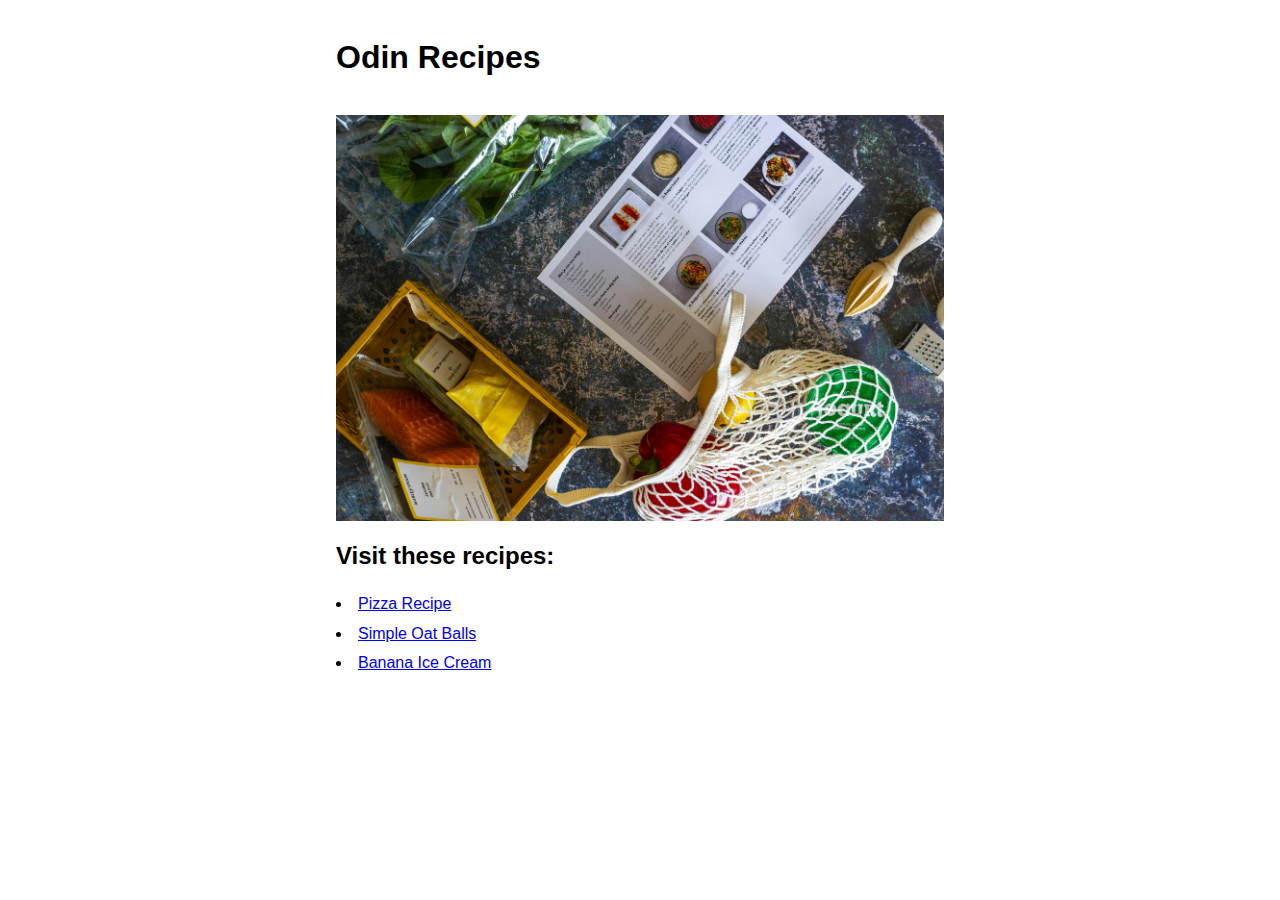
<file: index.html>
<!DOCTYPE html>
<html lang="en">

<head>
    <meta charset="UTF-8">
    <meta name="viewport" content="width=device-width, initial-scale=1.0">
    <title>Odin Recipes</title>
    <link rel="stylesheet" href="./css/styles.css">
</head>

<body>
    <div class="container">
        <header>
            <h1 class="header-title">Odin Recipes</h1>
            <img class="header-img" width="2528" height="1685" src="./images/recipe-main-header.jpg"
                alt="decorative recipe image">
        </header>
        <main>
            <h2 class="heading-two">Visit these recipes:</h2>
            <ul class="list-inside recipes-list">
                <li><a href="./recipes/pizza.html">Pizza Recipe</a></li>
                <li><a href="./recipes/simple-oat-balls.html">Simple Oat Balls</a></li>
                <li><a href="./recipes/banana-ice-cream.html">Banana Ice Cream</a></li>
            </ul>
        </main>
    </div>
</body>

</html>
</file>
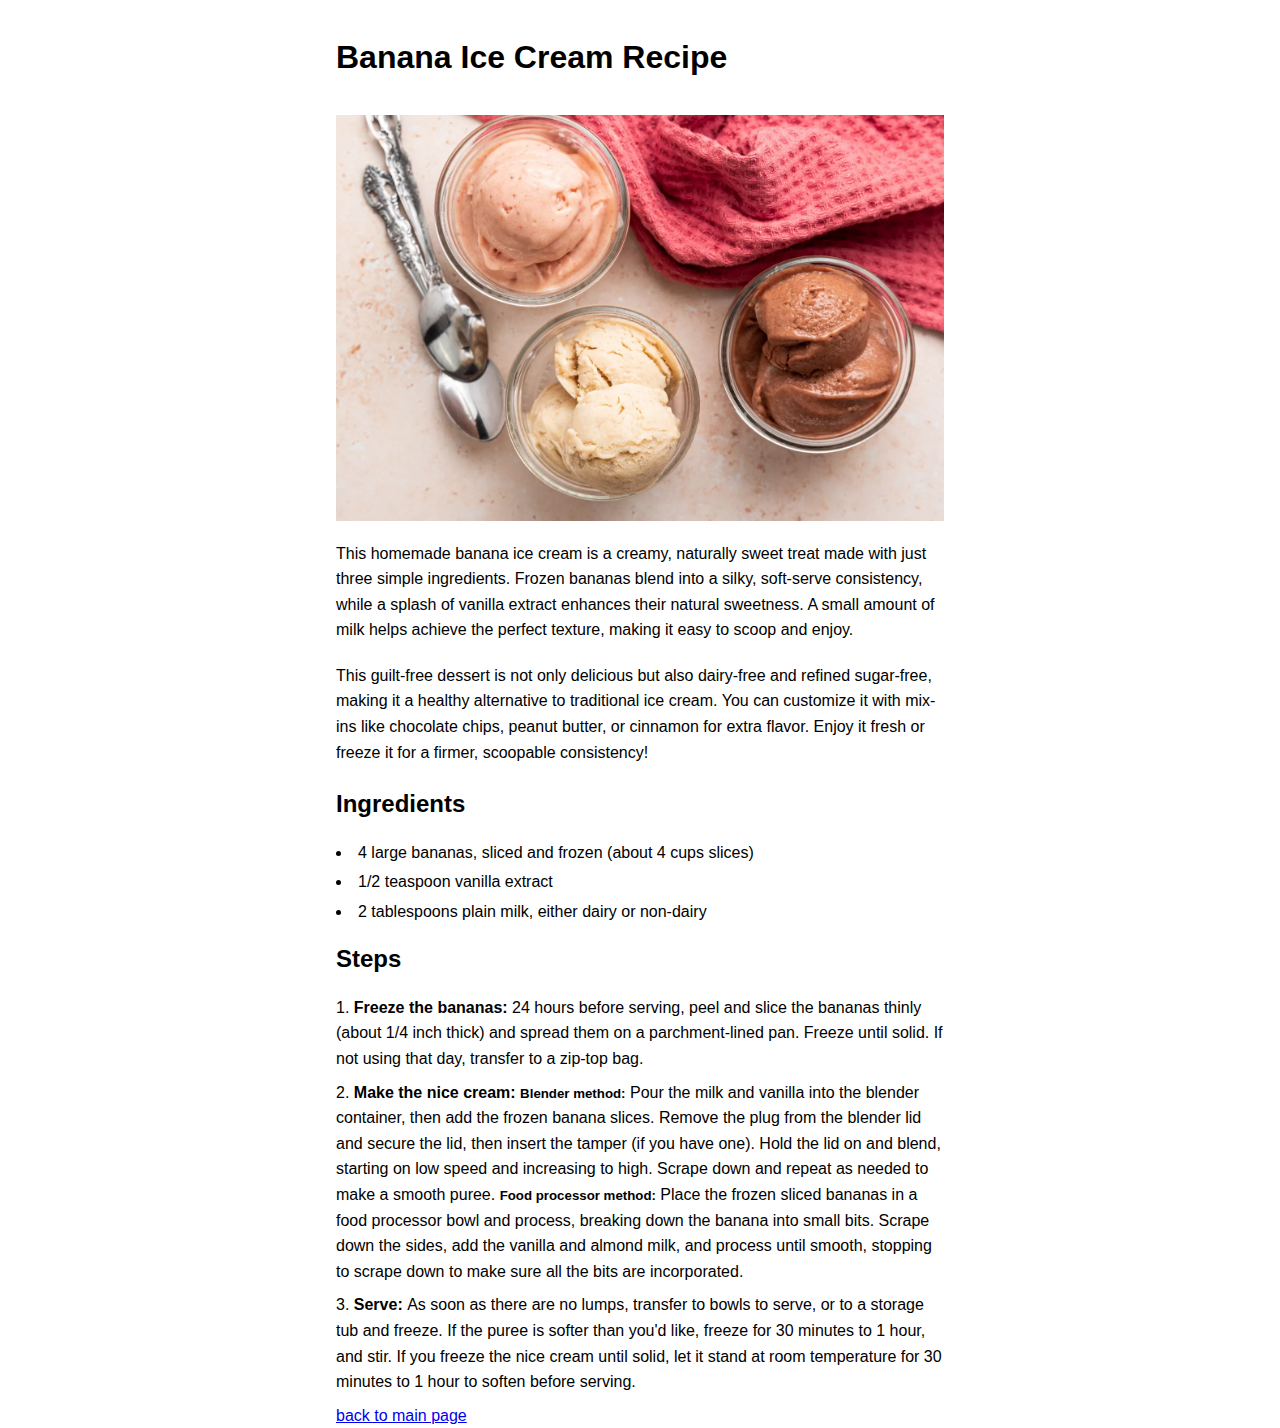
<file: recipes/banana-ice-cream.html>
<!DOCTYPE html>
<html lang="en">

<head>
    <meta charset="UTF-8">
    <meta name="viewport" content="width=device-width, initial-scale=1.0">
    <title>Banana Ice Cream Recipe</title>
    <link rel="stylesheet" href="../css/styles.css">
</head>

<body>
    <div class="container">
        <header>
            <h1 class="header-title">Banana Ice Cream Recipe</h1>
            <img class="header-img" width="750" height="500" src="../images/ice-cream.webp" alt="banana ice cream">
            <p class="header-intro">This homemade banana ice cream is a creamy, naturally sweet treat made with just
                three simple
                ingredients.
                Frozen
                bananas blend into a silky, soft-serve consistency, while a splash of vanilla extract enhances their
                natural
                sweetness. A small amount of milk helps achieve the perfect texture, making it easy to scoop and enjoy.
            </p>
            <p class="header-intro">This guilt-free dessert is not only delicious but also dairy-free and refined
                sugar-free, making it a
                healthy
                alternative to traditional ice cream. You can customize it with mix-ins like chocolate chips, peanut
                butter,
                or
                cinnamon for extra flavor. Enjoy it fresh or freeze it for a firmer, scoopable consistency!</p>
        </header>
        <main>
            <h2 class="heading-two">Ingredients</h2>
            <ul class="list-inside ingredients-list">
                <li>4 large bananas, sliced and frozen (about 4 cups slices)</li>
                <li>1/2 teaspoon vanilla extract</li>
                <li>2 tablespoons plain milk, either dairy or non-dairy</li>
            </ul>
            <h2 class="heading-two">Steps</h2>
            <ol class="list-inside list-ordered steps-list">
                <li>
                    <h4>Freeze the bananas:</h4>
                    <p>24 hours before serving, peel and slice the bananas thinly (about 1/4 inch thick) and spread them
                        on
                        a
                        parchment-lined pan. Freeze until solid. If not using that day, transfer to a zip-top bag.</p>
                </li>

                <li>
                    <h4>Make the nice cream:</h4>
                    <h5>Blender method:</h5>
                    <p>Pour the milk and vanilla into the blender container, then add the frozen banana slices. Remove
                        the
                        plug
                        from the blender lid and secure the lid, then insert the tamper (if you have one). Hold the lid
                        on
                        and
                        blend, starting on low speed and increasing to high. Scrape down and repeat as needed to make a
                        smooth
                        puree.</p>

                    <h5>Food processor method:</h5>
                    <p>Place the frozen sliced bananas in a food processor bowl and process, breaking down the banana
                        into
                        small
                        bits. Scrape down the sides, add the vanilla and almond milk, and process until smooth, stopping
                        to
                        scrape down to make sure all the bits are incorporated.</p>
                </li>

                <li>
                    <h4>Serve:</h4>
                    <p>As soon as there are no lumps, transfer to bowls to serve, or to a storage tub and freeze. If the
                        puree
                        is softer than you'd like, freeze for 30 minutes to 1 hour, and stir.</p>
                    <p>If you freeze the nice cream until solid, let it stand at room temperature for 30 minutes to 1
                        hour
                        to
                        soften before serving.</p>
                </li>
            </ol>
        </main>
        <footer>
            <p><a href="../index.html">back to main page</a></p>
        </footer>
    </div>
</body>

</html>
</file>
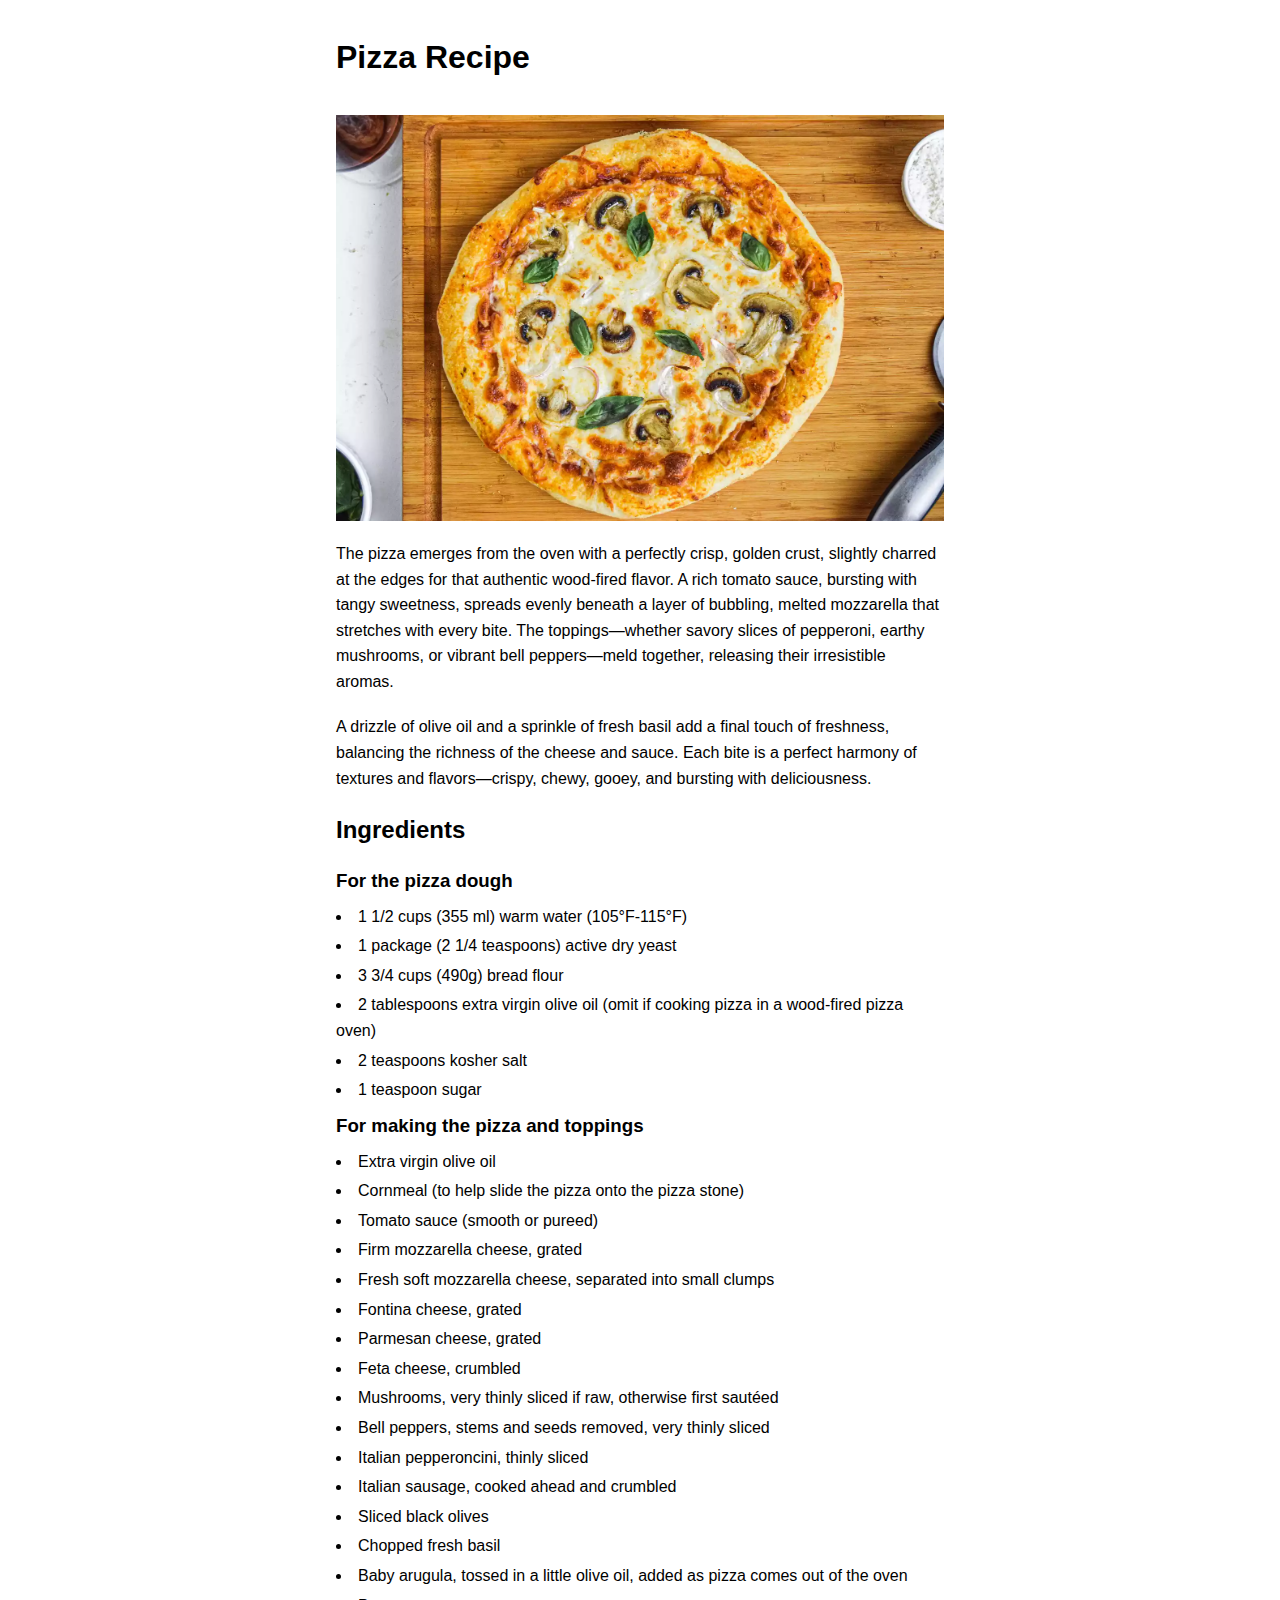
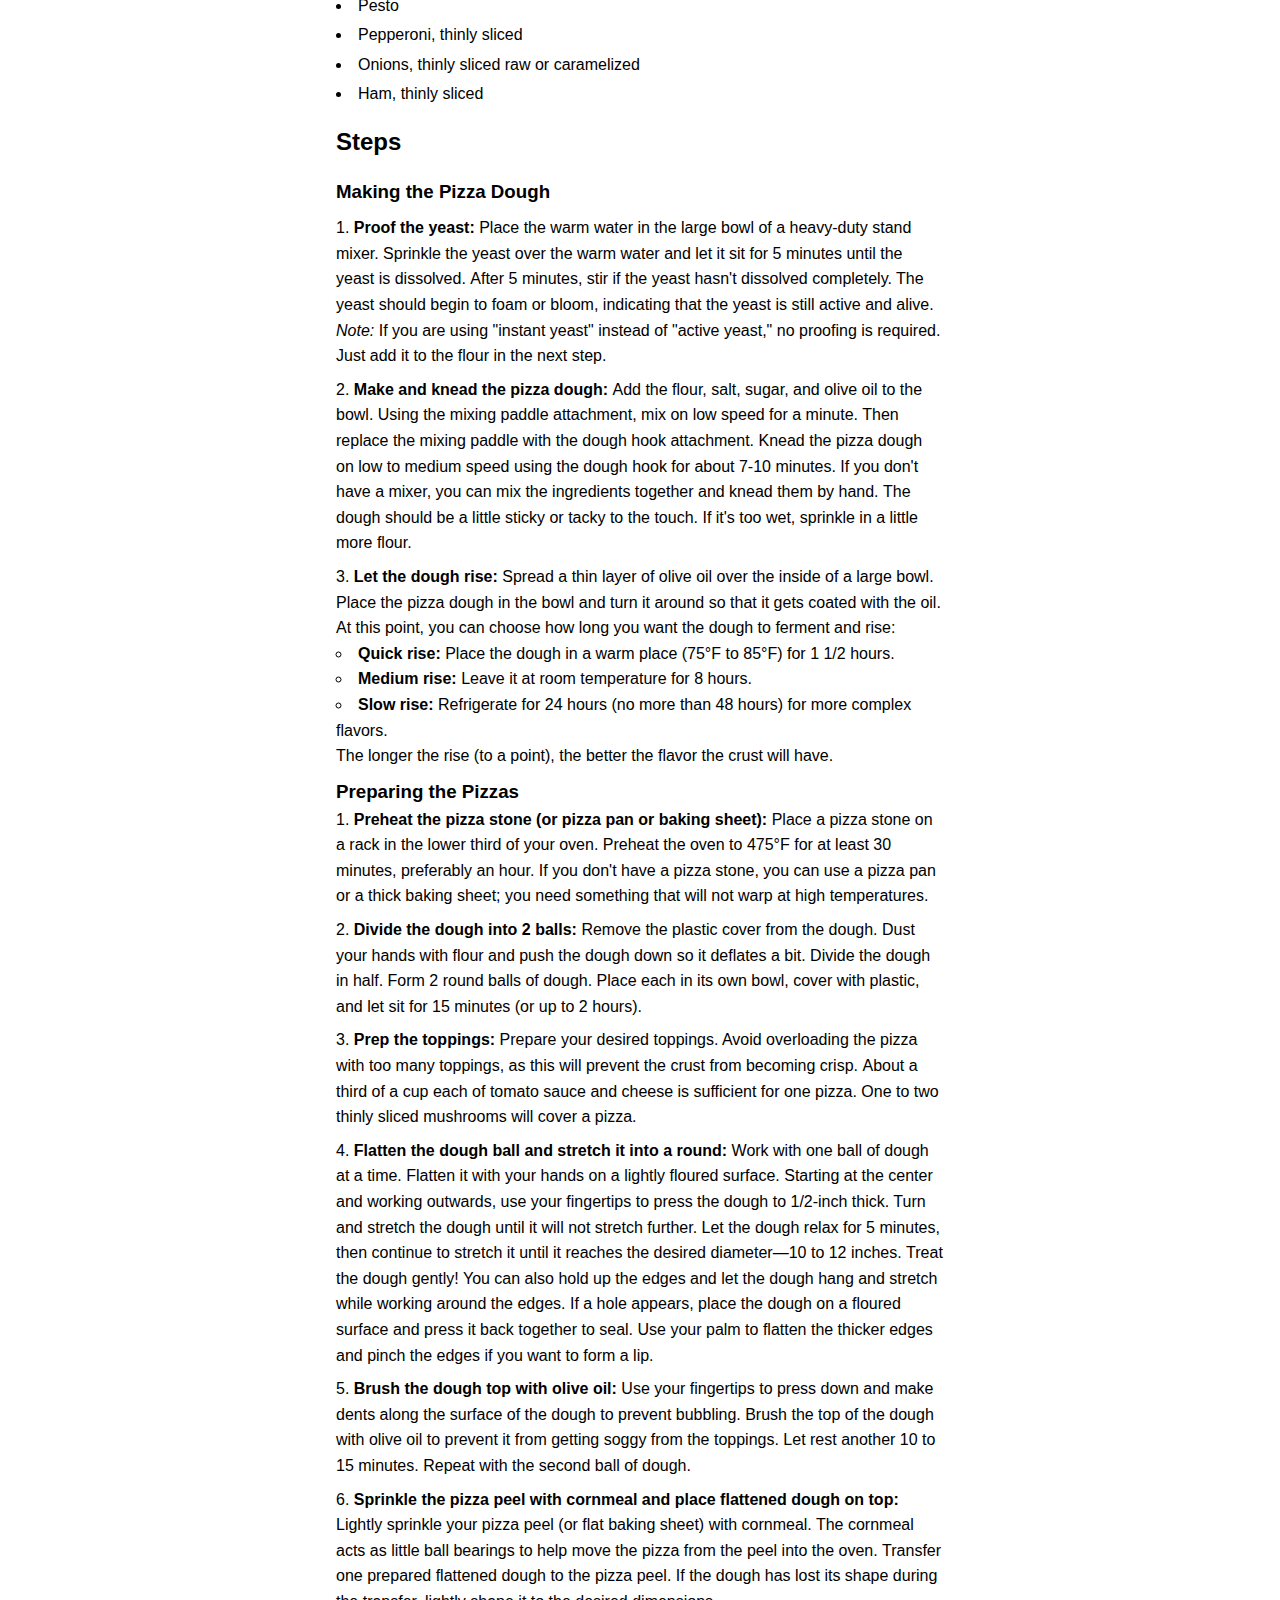
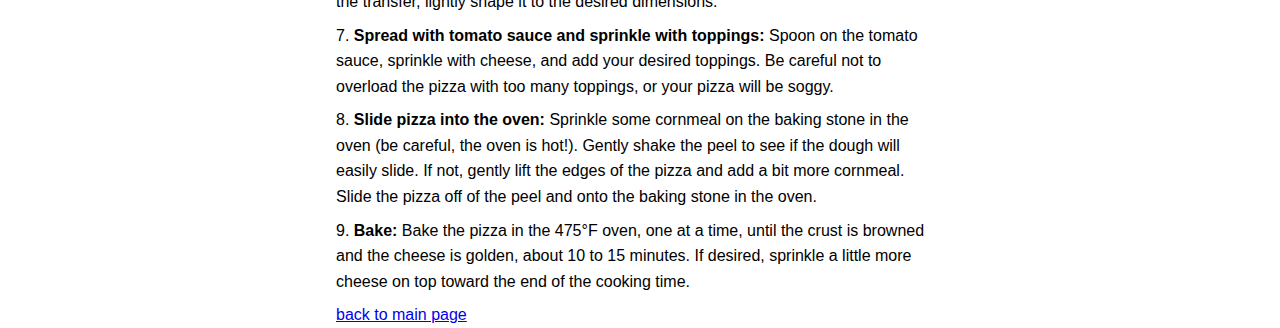
<file: recipes/pizza.html>
<!DOCTYPE html>
<html lang="en">

<head>
    <meta charset="UTF-8">
    <meta name="viewport" content="width=device-width, initial-scale=1.0">
    <title>Pizza Recipe</title>
    <link rel="stylesheet" href="../css/styles.css">
</head>

<body>
    <div class="container">
        <header>
            <h1 class="header-title">Pizza Recipe</h1>
            <img class="header-img" width="750" height="500" src="../images/pizza.webp" alt="pizza">
            <p class="header-intro">The pizza emerges from the oven with a perfectly crisp, golden crust, slightly
                charred at the edges for
                that
                authentic wood-fired flavor. A rich tomato sauce, bursting with tangy sweetness, spreads evenly beneath
                a layer
                of bubbling, melted mozzarella that stretches with every bite. The toppings—whether savory slices of
                pepperoni,
                earthy mushrooms, or vibrant bell peppers—meld together, releasing their irresistible aromas.</p>
            <p class="header-intro">A drizzle of olive oil and a sprinkle of fresh basil add a final touch of freshness,
                balancing the
                richness of
                the cheese and sauce. Each bite is a perfect harmony of textures and flavors—crispy, chewy, gooey, and
                bursting
                with deliciousness.</p>
        </header>
        <main>
            <h2 class="heading-two">Ingredients</h2>
            <h3 class="heading-three">For the pizza dough</h3>
            <ul class="list-inside ingredients-list">
                <li>1 1/2 cups (355 ml) warm water (105°F-115°F)</li>
                <li>1 package (2 1/4 teaspoons) active dry yeast</li>
                <li>3 3/4 cups (490g) bread flour</li>
                <li> 2 tablespoons extra virgin olive oil (omit if cooking pizza in a wood-fired pizza oven)</li>
                <li>2 teaspoons kosher salt</li>
                <li>1 teaspoon sugar</li>
            </ul>
            <h3 class="heading-three">For making the pizza and toppings</h3>
            <ul class="list-inside ingredients-list">
                <li>Extra virgin olive oil</li>
                <li>Cornmeal (to help slide the pizza onto the pizza stone)</li>
                <li>Tomato sauce (smooth or pureed)</li>
                <li>Firm mozzarella cheese, grated</li>
                <li>Fresh soft mozzarella cheese, separated into small clumps</li>
                <li>Fontina cheese, grated</li>
                <li>Parmesan cheese, grated</li>
                <li>Feta cheese, crumbled</li>
                <li>Mushrooms, very thinly sliced if raw, otherwise first sautéed</li>
                <li>Bell peppers, stems and seeds removed, very thinly sliced</li>
                <li>Italian pepperoncini, thinly sliced</li>
                <li>Italian sausage, cooked ahead and crumbled</li>
                <li>Sliced black olives</li>
                <li>Chopped fresh basil</li>
                <li>Baby arugula, tossed in a little olive oil, added as pizza comes out of the oven</li>
                <li>Pesto</li>
                <li>Pepperoni, thinly sliced</li>
                <li>Onions, thinly sliced raw or caramelized</li>
                <li>Ham, thinly sliced</li>
            </ul>
            <h2 class="heading-two">Steps</h2>
            <h3 class="heading-three">Making the Pizza Dough</h3>
            <ol class="list-inside list-ordered steps-list">
                <li>
                    <h4>Proof the yeast:</h4>
                    <p>Place the warm water in the large bowl of a heavy-duty stand mixer. Sprinkle the yeast over the
                        warm
                        water and let it sit for 5 minutes until the yeast is dissolved.</p>
                    <p>After 5 minutes, stir if the yeast hasn't dissolved completely. The yeast should begin to foam or
                        bloom,
                        indicating that the yeast is still active and alive.</p>
                    <p><em>Note:</em> If you are using "instant yeast" instead of "active yeast," no proofing is
                        required.
                        Just
                        add
                        it to the flour in the next step.</p>
                </li>

                <li>
                    <h4>Make and knead the pizza dough:</h4>
                    <p>Add the flour, salt, sugar, and olive oil to the bowl. Using the mixing paddle attachment, mix on
                        low
                        speed
                        for a minute. Then replace the mixing paddle with the dough hook attachment.</p>
                    <p>Knead the pizza dough on low to medium speed using the dough hook for about 7-10 minutes.</p>
                    <p>If you don't have a mixer, you can mix the ingredients together and knead them by hand.</p>
                    <p>The dough should be a little sticky or tacky to the touch. If it's too wet, sprinkle in a little
                        more
                        flour.</p>
                </li>

                <li>
                    <h4>Let the dough rise:</h4>
                    <p>Spread a thin layer of olive oil over the inside of a large bowl. Place the pizza dough in the
                        bowl
                        and
                        turn
                        it around so that it gets coated with the oil.</p>
                    <p>At this point, you can choose how long you want the dough to ferment and rise:</p>
                    <ul>
                        <li><strong>Quick rise:</strong> Place the dough in a warm place (75°F to 85°F) for 1 1/2 hours.
                        </li>
                        <li><strong>Medium rise:</strong> Leave it at room temperature for 8 hours.</li>
                        <li><strong>Slow rise:</strong> Refrigerate for 24 hours (no more than 48 hours) for more
                            complex
                            flavors.</li>
                    </ul>
                    <p>The longer the rise (to a point), the better the flavor the crust will have.</p>
                </li>
            </ol>
            <h3>Preparing the Pizzas</h3>
            <ol class="list-inside list-ordered steps-list">
                <li>
                    <h4>Preheat the pizza stone (or pizza pan or baking sheet):</h4>
                    <p>Place a pizza stone on a rack in the lower third of your oven. Preheat the oven to 475°F for at
                        least
                        30
                        minutes, preferably an hour.</p>
                    <p>If you don't have a pizza stone, you can use a pizza pan or a thick baking sheet; you need
                        something
                        that
                        will not warp at high temperatures.</p>
                </li>

                <li>
                    <h4>Divide the dough into 2 balls:</h4>
                    <p>Remove the plastic cover from the dough. Dust your hands with flour and push the dough down so it
                        deflates a bit. Divide the dough in half.</p>
                    <p>Form 2 round balls of dough. Place each in its own bowl, cover with plastic, and let sit for 15
                        minutes
                        (or up to 2 hours).</p>
                </li>

                <li>
                    <h4>Prep the toppings:</h4>
                    <p>Prepare your desired toppings. Avoid overloading the pizza with too many toppings, as this will
                        prevent
                        the crust from becoming crisp.</p>
                    <p>About a third of a cup each of tomato sauce and cheese is sufficient for one pizza. One to two
                        thinly
                        sliced mushrooms will cover a pizza.</p>
                </li>

                <li>
                    <h4>Flatten the dough ball and stretch it into a round:</h4>
                    <p>Work with one ball of dough at a time. Flatten it with your hands on a lightly floured surface.
                    </p>
                    <p>Starting at the center and working outwards, use your fingertips to press the dough to 1/2-inch
                        thick.
                        Turn and stretch the dough until it will not stretch further.</p>
                    <p>Let the dough relax for 5 minutes, then continue to stretch it until it reaches the desired
                        diameter—10
                        to 12 inches.</p>
                    <p>Treat the dough gently! You can also hold up the edges and let the dough hang and stretch while
                        working
                        around the edges.</p>
                    <p>If a hole appears, place the dough on a floured surface and press it back together to seal.</p>
                    <p>Use your palm to flatten the thicker edges and pinch the edges if you want to form a lip.</p>
                </li>

                <li>
                    <h4>Brush the dough top with olive oil:</h4>
                    <p>Use your fingertips to press down and make dents along the surface of the dough to prevent
                        bubbling.
                    </p>
                    <p>Brush the top of the dough with olive oil to prevent it from getting soggy from the toppings. Let
                        rest
                        another 10 to 15 minutes.</p>
                    <p>Repeat with the second ball of dough.</p>
                </li>

                <li>
                    <h4>Sprinkle the pizza peel with cornmeal and place flattened dough on top:</h4>
                    <p>Lightly sprinkle your pizza peel (or flat baking sheet) with cornmeal. The cornmeal acts as
                        little
                        ball
                        bearings to help move the pizza from the peel into the oven.</p>
                    <p>Transfer one prepared flattened dough to the pizza peel.</p>
                    <p>If the dough has lost its shape during the transfer, lightly shape it to the desired dimensions.
                    </p>
                </li>

                <li>
                    <h4>Spread with tomato sauce and sprinkle with toppings:</h4>
                    <p>Spoon on the tomato sauce, sprinkle with cheese, and add your desired toppings.</p>
                    <p>Be careful not to overload the pizza with too many toppings, or your pizza will be soggy.</p>
                </li>

                <li>
                    <h4>Slide pizza into the oven:</h4>
                    <p>Sprinkle some cornmeal on the baking stone in the oven (be careful, the oven is hot!).</p>
                    <p>Gently shake the peel to see if the dough will easily slide. If not, gently lift the edges of the
                        pizza
                        and add a bit more cornmeal.</p>
                    <p>Slide the pizza off of the peel and onto the baking stone in the oven.</p>
                </li>

                <li>
                    <h4>Bake:</h4>
                    <p>Bake the pizza in the 475°F oven, one at a time, until the crust is browned and the cheese is
                        golden,
                        about 10 to 15 minutes.</p>
                    <p>If desired, sprinkle a little more cheese on top toward the end of the cooking time.</p>
                </li>
            </ol>
        </main>
        <footer>
            <p><a href="../index.html">back to main page</a></p>
        </footer>
    </div>
</body>

</html>
</file>
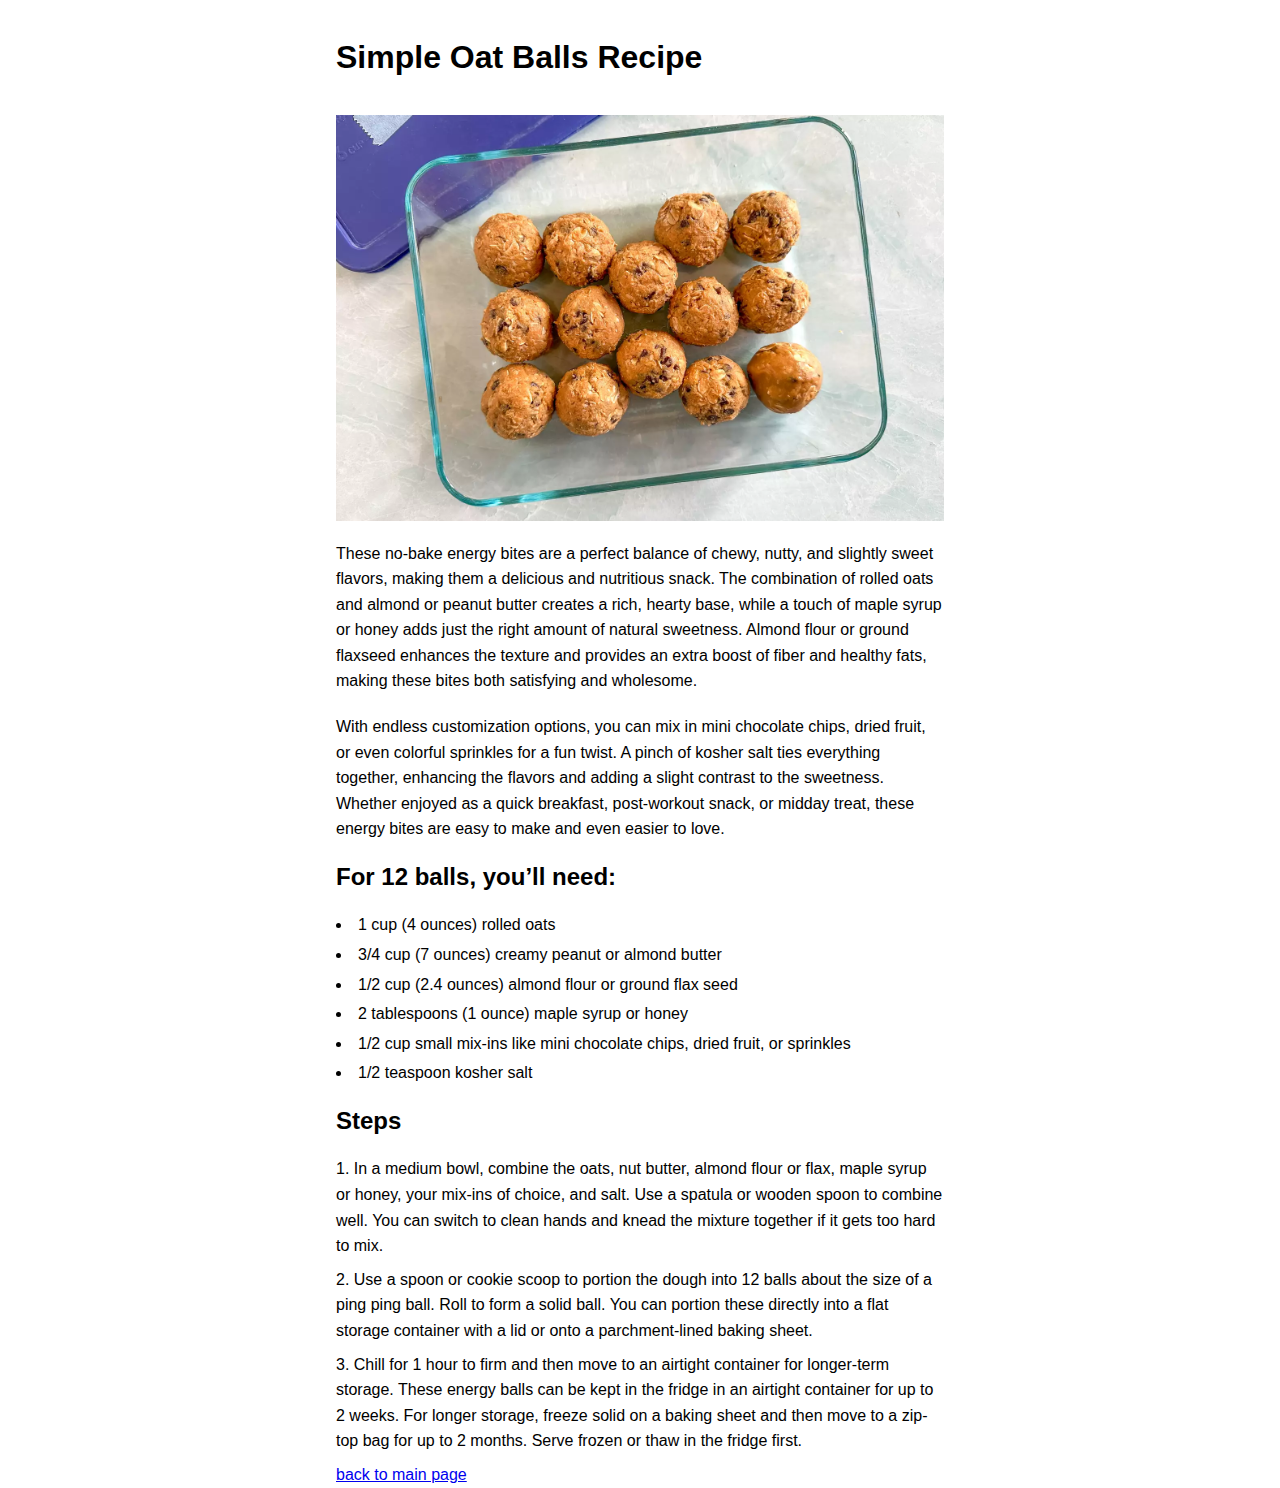
<file: recipes/simple-oat-balls.html>
<!DOCTYPE html>
<html lang="en">

<head>
    <meta charset="UTF-8">
    <meta name="viewport" content="width=device-width, initial-scale=1.0">
    <title>Simple Oat Balls Recipe</title>
    <link rel="stylesheet" href="../css/styles.css">
</head>

<body>
    <div class="container">
        <header>
            <h1 class="header-title">Simple Oat Balls Recipe</h1>
            <img class="header-img" width="750" height="500" src="../images/simple-oat-balls.webp"
                alt="simple oat balls">
            <p class="header-intro">These no-bake energy bites are a perfect balance of chewy, nutty, and slightly sweet
                flavors, making them
                a
                delicious and nutritious snack. The combination of rolled oats and almond or peanut butter creates a
                rich,
                hearty base, while a touch of maple syrup or honey adds just the right amount of natural sweetness.
                Almond
                flour
                or ground flaxseed enhances the texture and provides an extra boost of fiber and healthy fats, making
                these
                bites both satisfying and wholesome.</p>
            <p>With endless customization options, you can mix in mini chocolate chips, dried fruit, or even colorful
                sprinkles
                for a fun twist. A pinch of kosher salt ties everything together, enhancing the flavors and adding a
                slight
                contrast to the sweetness. Whether enjoyed as a quick breakfast, post-workout snack, or midday treat,
                these
                energy bites are easy to make and even easier to love.</p>
        </header>
        <main>
            <h2 class="heading-two">For 12 balls, you’ll need:</h2>
            <ul class="list-inside ingredients-list">
                <li>1 cup (4 ounces) rolled oats</li>
                <li>3/4 cup (7 ounces) creamy peanut or almond butter</li>
                <li>1/2 cup (2.4 ounces) almond flour or ground flax seed</li>
                <li>2 tablespoons (1 ounce) maple syrup or honey</li>
                <li>1/2 cup small mix-ins like mini chocolate chips, dried fruit, or sprinkles</li>
                <li>1/2 teaspoon kosher salt</li>
            </ul>
            <h2 class="heading-two">Steps</h2>
            <ol class="list-inside list-ordered steps-list">
                <li>
                    <p>In a medium bowl, combine the oats, nut butter, almond flour or flax, maple syrup or honey, your
                        mix-ins
                        of choice, and salt. Use a spatula or wooden spoon to combine well. You can switch to clean
                        hands and
                        knead the mixture together if it gets too hard to mix.</p>
                </li>
                <li>
                    <p>Use a spoon or cookie scoop to portion the dough into 12 balls about the size of a ping ping
                        ball. Roll
                        to form a solid ball. You can portion these directly into a flat storage container with a lid or
                        onto a
                        parchment-lined baking sheet.</p>
                </li>
                <li>
                    <p>Chill for 1 hour to firm and then move to an airtight container for longer-term storage. These
                        energy
                        balls can be kept in the fridge in an airtight container for up to 2 weeks. For longer storage,
                        freeze
                        solid on a baking sheet and then move to a zip-top bag for up to 2 months. Serve frozen or thaw
                        in the
                        fridge first.</p>
                </li>
            </ol>
        </main>
        <footer>
            <p><a href="../index.html">back to main page</a></p>
        </footer>
    </div>
</body>

</html>
</file>
<file: css/styles.css>
/* Default reset */
* {
    box-sizing: border-box;
    margin: 0;
    padding: 0;
}

/* Typography */
body {
    font-family: Arial, Helvetica, sans-serif;
    line-height: 1.6;
}

.list-inside {
    list-style-position: inside;
}

.list-ordered>li>* {
    display: inline;
}


/* Container and Wrapper */
.container {
    width: 100%;
    max-width: 40rem;
    margin-inline: auto;
    padding-inline: 1rem;
}

/* Header */
.header-title {
    margin-block: 2rem;
}

.header-img {
    /* Prevent CLS caused by inline*/
    display: block;
    /* Show if image not found */
    background-color: antiquewhite;
    /* Responsive Image */
    max-width: 100%;
    height: auto;
    max-height: 60vh;
    object-fit: cover;
}

.header-intro {
    margin-block: 1.25rem;
}

/* Recipes */
.heading-two {
    margin-block: 1rem;
}

.heading-three {
    margin-block: 0.5rem;
}

:is(.recipes-list, .ingredients-list)>li+li {
    margin-top: .25rem;
}

.steps-list>li+li {
    margin-block: .5rem;
}
</file>
